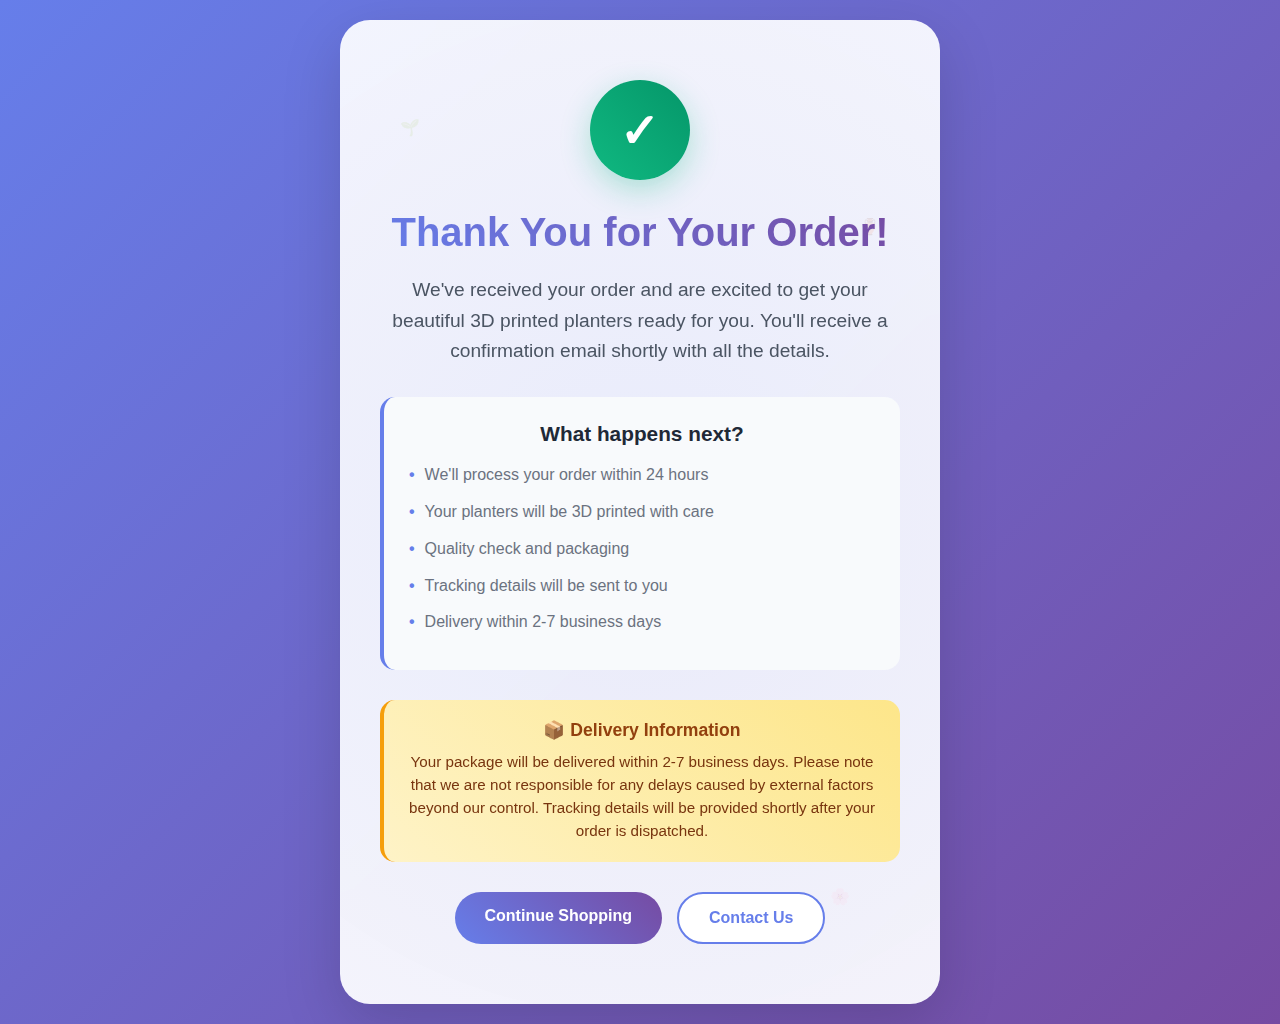
<file: thankyou.html>
<!DOCTYPE html>
<html lang="en">
<head>
    <meta charset="UTF-8">
    <meta name="viewport" content="width=device-width, initial-scale=1.0">
    <title>Thank You - NeoPotter</title>
    <style>
        * {
            margin: 0;
            padding: 0;
            box-sizing: border-box;
        }

        body {
            font-family: 'Inter', -apple-system, BlinkMacSystemFont, sans-serif;
            background: linear-gradient(135deg, #667eea 0%, #764ba2 100%);
            min-height: 100vh;
            display: flex;
            align-items: center;
            justify-content: center;
            padding: 20px;
        }

        .thank-you-container {
            background: rgba(255, 255, 255, 0.95);
            backdrop-filter: blur(10px);
            border-radius: 30px;
            padding: 60px 40px;
            text-align: center;
            max-width: 600px;
            width: 100%;
            box-shadow: 0 20px 60px rgba(0, 0, 0, 0.15);
            position: relative;
            overflow: hidden;
        }

        .thank-you-container::before {
            content: '';
            position: absolute;
            top: -50%;
            left: -50%;
            width: 200%;
            height: 200%;
            background: radial-gradient(circle, rgba(102, 126, 234, 0.1) 0%, transparent 70%);
            animation: pulse 4s ease-in-out infinite;
        }

        @keyframes pulse {
            0%, 100% { transform: scale(1); opacity: 0.3; }
            50% { transform: scale(1.1); opacity: 0.1; }
        }

        .success-icon {
            width: 100px;
            height: 100px;
            background: linear-gradient(45deg, #10b981, #059669);
            border-radius: 50%;
            display: flex;
            align-items: center;
            justify-content: center;
            margin: 0 auto 30px;
            position: relative;
            z-index: 2;
            box-shadow: 0 10px 30px rgba(16, 185, 129, 0.3);
            animation: bounceIn 0.8s ease-out;
        }

        @keyframes bounceIn {
            0% { transform: scale(0); opacity: 0; }
            50% { transform: scale(1.2); opacity: 0.8; }
            100% { transform: scale(1); opacity: 1; }
        }

        .success-icon::before {
            content: '✓';
            color: white;
            font-size: 3rem;
            font-weight: bold;
        }

        .thank-you-title {
            font-size: 2.5rem;
            font-weight: 800;
            margin-bottom: 20px;
            background: linear-gradient(45deg, #667eea, #764ba2);
            -webkit-background-clip: text;
            -webkit-text-fill-color: transparent;
            background-clip: text;
            position: relative;
            z-index: 2;
            animation: slideInUp 0.8s ease-out 0.2s both;
        }

        @keyframes slideInUp {
            from { transform: translateY(30px); opacity: 0; }
            to { transform: translateY(0); opacity: 1; }
        }

        .thank-you-message {
            font-size: 1.2rem;
            color: #4b5563;
            margin-bottom: 30px;
            line-height: 1.6;
            position: relative;
            z-index: 2;
            animation: slideInUp 0.8s ease-out 0.4s both;
        }

        .order-info {
            background: #f8fafc;
            border-radius: 15px;
            padding: 25px;
            margin-bottom: 30px;
            border-left: 4px solid #667eea;
            position: relative;
            z-index: 2;
            animation: slideInUp 0.8s ease-out 0.6s both;
        }

        .order-info h3 {
            color: #1f2937;
            margin-bottom: 15px;
            font-size: 1.3rem;
            font-weight: 700;
        }

        .order-info ul {
            list-style: none;
            color: #6b7280;
            line-height: 1.8;
        }

        .order-info li {
            margin-bottom: 8px;
            display: flex;
            align-items: center;
        }

        .order-info li::before {
            content: '•';
            color: #667eea;
            font-weight: bold;
            margin-right: 10px;
        }

        .delivery-notice {
            background: linear-gradient(45deg, #fef3c7, #fde68a);
            border-radius: 15px;
            padding: 20px;
            margin-bottom: 30px;
            border-left: 4px solid #f59e0b;
            position: relative;
            z-index: 2;
            animation: slideInUp 0.8s ease-out 0.8s both;
        }

        .delivery-notice h4 {
            color: #92400e;
            margin-bottom: 10px;
            font-size: 1.1rem;
            font-weight: 600;
        }

        .delivery-notice p {
            color: #78350f;
            font-size: 0.95rem;
            line-height: 1.5;
        }

        .action-buttons {
            display: flex;
            gap: 15px;
            justify-content: center;
            flex-wrap: wrap;
            position: relative;
            z-index: 2;
            animation: slideInUp 0.8s ease-out 1s both;
        }

        .btn {
            padding: 15px 30px;
            border: none;
            border-radius: 50px;
            font-weight: 600;
            cursor: pointer;
            transition: all 0.3s ease;
            text-decoration: none;
            display: inline-block;
            font-size: 1rem;
        }

        .btn-primary {
            background: linear-gradient(45deg, #667eea, #764ba2);
            color: white;
        }

        .btn-primary:hover {
            transform: translateY(-2px);
            box-shadow: 0 8px 25px rgba(102, 126, 234, 0.4);
        }

        .btn-secondary {
            background: white;
            color: #667eea;
            border: 2px solid #667eea;
        }

        .btn-secondary:hover {
            background: #667eea;
            color: white;
            transform: translateY(-2px);
            box-shadow: 0 8px 25px rgba(102, 126, 234, 0.3);
        }

        .floating-elements {
            position: absolute;
            top: 0;
            left: 0;
            width: 100%;
            height: 100%;
            pointer-events: none;
            z-index: 1;
        }

        .floating-element {
            position: absolute;
            opacity: 0.1;
            animation: float 6s ease-in-out infinite;
        }

        .floating-element:nth-child(1) {
            top: 10%;
            left: 10%;
            animation-delay: 0s;
        }

        .floating-element:nth-child(2) {
            top: 20%;
            right: 10%;
            animation-delay: 2s;
        }

        .floating-element:nth-child(3) {
            bottom: 20%;
            left: 15%;
            animation-delay: 4s;
        }

        .floating-element:nth-child(4) {
            bottom: 10%;
            right: 15%;
            animation-delay: 1s;
        }

        @keyframes float {
            0%, 100% { transform: translateY(0px) rotate(0deg); }
            50% { transform: translateY(-20px) rotate(180deg); }
        }

        @media (max-width: 768px) {
            .thank-you-container {
                padding: 40px 20px;
                margin: 10px;
            }
            
            .thank-you-title {
                font-size: 2rem;
            }
            
            .thank-you-message {
                font-size: 1.1rem;
            }
            
            .action-buttons {
                flex-direction: column;
                align-items: center;
            }
            
            .btn {
                width: 100%;
                max-width: 250px;
            }
        }
    </style>
</head>
<body>
    <div class="thank-you-container">
        <div class="floating-elements">
            <div class="floating-element">🌱</div>
            <div class="floating-element">🏺</div>
            <div class="floating-element">🌿</div>
            <div class="floating-element">🌸</div>
        </div>
        
        <div class="success-icon"></div>
        
        <h1 class="thank-you-title">Thank You for Your Order!</h1>
        
        <p class="thank-you-message">
            We've received your order and are excited to get your beautiful 3D printed planters ready for you. 
            You'll receive a confirmation email shortly with all the details.
        </p>
        
        <div class="order-info">
            <h3>What happens next?</h3>
            <ul>
                <li>We'll process your order within 24 hours</li>
                <li>Your planters will be 3D printed with care</li>
                <li>Quality check and packaging</li>
                <li>Tracking details will be sent to you</li>
                <li>Delivery within 2-7 business days</li>
            </ul>
        </div>
        
        <div class="delivery-notice">
            <h4>📦 Delivery Information</h4>
            <p>
                Your package will be delivered within 2-7 business days. Please note that we are not responsible 
                for any delays caused by external factors beyond our control. Tracking details will be provided 
                shortly after your order is dispatched.
            </p>
        </div>
        
        <div class="action-buttons">
            <a href="index.html" class="btn btn-primary">Continue Shopping</a>
            <a href="mailto:orders@neopotter.com" class="btn btn-secondary">Contact Us</a>
        </div>
    </div>
</body>
</html>
</file>
